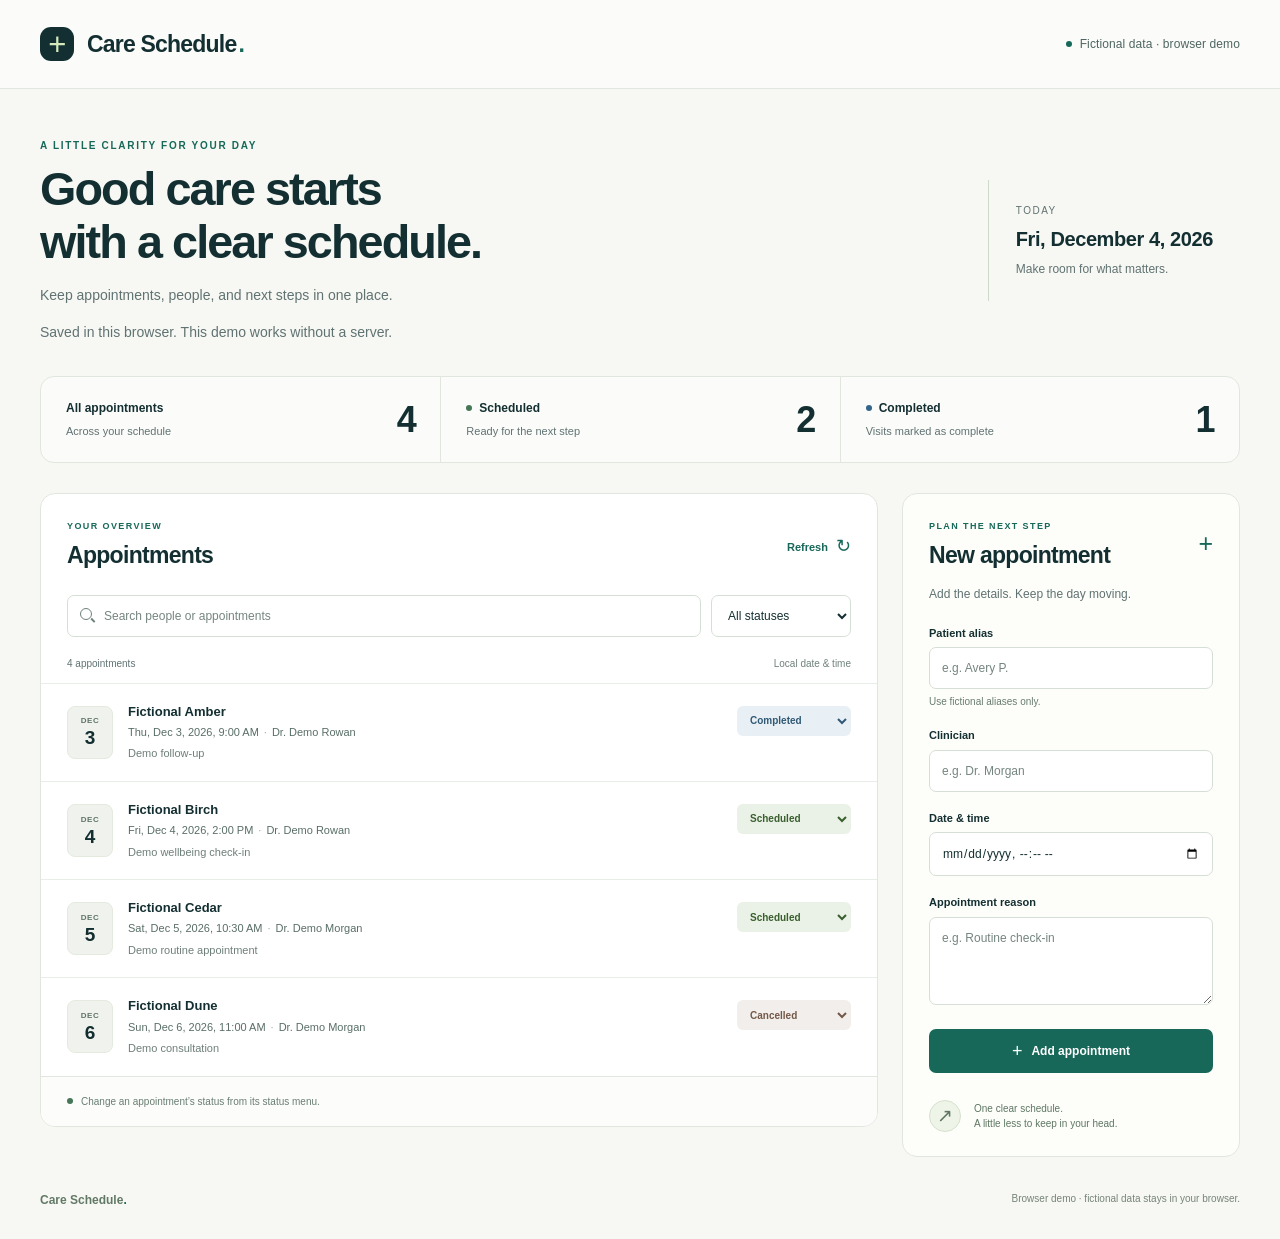
<file: docs/index.html>
<!doctype html>
<html lang="en">
  <head>
    <meta charset="utf-8">
    <meta http-equiv="Content-Security-Policy" content="default-src 'none'; script-src 'unsafe-inline'; style-src 'unsafe-inline'; img-src data:; connect-src 'none'; base-uri 'none'; form-action 'none'">
    <link rel="icon" href="data:,">
    <meta name="viewport" content="width=device-width, initial-scale=1">
    <meta name="theme-color" content="#123f3b">
    <meta name="description" content="A fictional appointment scheduling demo built with Python and vanilla JavaScript.">
    <title>Care Schedule · Browser demo</title>
    <style>
@charset "UTF-8";

:root {
  color-scheme: light;
  --paper: #f7f8f3;
  --white: #fff;
  --ink: #142f31;
  --muted: #607272;
  --teal: #176859;
  --line: #e1e7df;
  --soft-teal: #e8f1eb;
  font-family: -apple-system, BlinkMacSystemFont, "Segoe UI", sans-serif;
  font-synthesis: none;
}

* { box-sizing: border-box; }
body { margin: 0; background: var(--paper); color: var(--ink); font-size: 15px; line-height: 1.5; }
button, input, select, textarea { font: inherit; }
button, select { cursor: pointer; }
button { border: 0; }
a { color: inherit; }
[hidden] { display: none !important; }
:focus-visible { outline: 3px solid #648d30; outline-offset: 4px; }
button:disabled, select:disabled { cursor: wait; opacity: .65; }
.shell { width: min(1240px, calc(100% - 80px)); margin-inline: auto; }
.site-header { border-bottom: 1px solid var(--line); background: #ffffff80; }
.header-content { min-height: 88px; display: flex; align-items: center; justify-content: space-between; gap: 24px; }
.wordmark { display: inline-flex; align-items: center; gap: 10px; text-decoration: none; font-size: 23px; font-weight: 750; letter-spacing: -.8px; }
.brand-mark { width: 34px; height: 34px; display: grid; place-items: center; border-radius: 11px; background: var(--ink); color: #d6e9bc; font-size: 31px; font-weight: 350; line-height: 1; margin-right: 3px; }
.wordmark-dot { color: var(--teal); margin-left: -8px; }
.demo-label { display: inline-flex; align-items: center; gap: 8px; color: #4e6561; font-size: 12px; letter-spacing: .1px; }
.demo-label > span { width: 6px; height: 6px; border-radius: 50%; background: var(--teal); }
.intro { display: flex; justify-content: space-between; align-items: center; gap: 30px; padding: 49px 0 33px; }
.eyebrow { margin: 0 0 10px; color: var(--teal); font-size: 10px; font-weight: 750; letter-spacing: 1.7px; text-transform: uppercase; }
h1 { margin: 0; font-size: clamp(32px, 3.65vw, 47px); line-height: 1.13; font-weight: 650; letter-spacing: -1.9px; }
.intro-copy { color: var(--muted); margin: 16px 0 0; font-size: 14px; }
.today-card { padding: 23px 27px; border-left: 1px solid #ced9ca; display: flex; flex-direction: column; min-width: 240px; color: var(--muted); font-size: 12px; }
.today-card .today-label { text-transform: uppercase; font-size: 10px; letter-spacing: 1.5px; }
.today-card strong { margin: 6px 0; font-size: 20px; font-weight: 600; color: var(--ink); letter-spacing: -.4px; }
.stats { display: grid; grid-template-columns: repeat(3, 1fr); margin-bottom: 30px; border: 1px solid var(--line); border-radius: 14px; background: #ffffff96; }
.stat { padding: 21px 25px; display: grid; grid-template-columns: 1fr auto; gap: 3px 15px; align-items: center; }
.stat + .stat { border-left: 1px solid var(--line); }
.stat-label { font-size: 12px; display: inline-flex; align-items: center; gap: 7px; font-weight: 600; }
.stat strong { grid-column: 2; grid-row: 1 / 3; font-size: 36px; font-weight: 600; letter-spacing: -1.5px; line-height: 1.2; }
.stat-caption { grid-column: 1; font-size: 11px; color: var(--muted); }
.status-dot { display: inline-block; width: 6px; height: 6px; flex: 0 0 auto; border-radius: 50%; }
.status-dot.scheduled { background: #467658; }
.status-dot.completed { background: #316589; }
.workspace-grid { display: grid; grid-template-columns: minmax(0, 1fr) 338px; align-items: start; gap: 24px; }
.panel { background: var(--white); border: 1px solid var(--line); border-radius: 15px; overflow: hidden; }
.panel-heading { padding: 26px 26px 0; display: flex; align-items: center; justify-content: space-between; gap: 16px; }
.panel-heading .eyebrow { margin-bottom: 5px; font-size: 9px; letter-spacing: 1.4px; }
h2 { margin: 0; font-size: 23px; font-weight: 650; letter-spacing: -.7px; }
.button-text { color: var(--teal); background: transparent; font-size: 11px; font-weight: 600; padding: 8px 0 8px 8px; }
.button-text span { font-size: 18px; margin-left: 5px; vertical-align: -1px; }
.filters { display: grid; grid-template-columns: minmax(0, 1fr) 140px; gap: 10px; padding: 22px 26px 19px; }
input, select, textarea { width: 100%; border: 1px solid #d6dfd6; border-radius: 7px; color: var(--ink); background: var(--white); padding: 11px 12px; font-size: 12px; line-height: 1.5; min-height: 42px; }
input::placeholder, textarea::placeholder { color: #758580; opacity: 1; }
input:hover, select:hover, textarea:hover { border-color: #99b2a1; }
input:focus, select:focus, textarea:focus { border-color: var(--teal); }
textarea { resize: vertical; min-height: 88px; }
select { padding-right: 8px; }
.search-field { position: relative; }
.search-field input { padding-left: 36px; }
.search-icon { position: absolute; width: 12px; height: 12px; border: 1.5px solid #6e817a; border-radius: 50%; left: 13px; top: 13px; pointer-events: none; }
.search-icon::after { content: ""; position: absolute; height: 5px; width: 1.5px; background: #6e817a; transform: rotate(-45deg); right: -2px; bottom: -4px; }
.list-summary { padding: 0 26px 12px; display: flex; justify-content: space-between; gap: 12px; color: var(--muted); font-size: 10px; }
.local-time-label { color: #70817b; }
.appointment-list { min-height: 40px; }
.appointment { display: grid; grid-template-columns: 46px minmax(0, 1fr) 114px; align-items: center; gap: 15px; padding: 19px 26px; border-top: 1px solid #e9ede7; }
.date-tile { background: #f0f3ed; border: 1px solid #e4eade; border-radius: 8px; min-height: 53px; width: 46px; display: flex; flex-direction: column; align-items: center; justify-content: center; }
.date-tile span { font-size: 8px; font-weight: 700; text-transform: uppercase; letter-spacing: .6px; color: #5f7468; }
.date-tile strong { font-size: 19px; font-weight: 600; line-height: 1.15; }
.appointment h3 { margin: 0 0 3px; font-size: 13px; font-weight: 650; line-height: 1.4; overflow-wrap: anywhere; }
.appointment-details { margin: 0; color: #596e66; font-size: 11px; overflow-wrap: anywhere; }
.appointment-details .detail-separator { margin: 0 5px; color: #9aaba1; }
.appointment-reason { color: #6e7f78; font-size: 11px; margin: 5px 0 0; overflow-wrap: anywhere; }
.status-control { align-self: start; padding-top: 3px; }
.status-select { min-height: 30px; padding: 5px 5px 5px 8px; font-size: 10px; font-weight: 650; border-radius: 6px; border-color: transparent; }
.status-select.scheduled { background: #eaf1e6; color: #395f2e; }
.status-select.completed { background: #e9f0f5; color: #315975; }
.status-select.cancelled { background: #f2eeeb; color: #725848; }
.schedule-footnote { display: flex; align-items: center; gap: 8px; padding: 17px 26px; border-top: 1px solid var(--line); background: #fcfdfb; color: #687d71; font-size: 10px; }
.form-panel { background: #fdfefa; }
.form-plus { color: var(--teal); font-size: 25px; font-weight: 300; padding-bottom: 5px; }
.form-copy { margin: 12px 26px 22px; color: var(--muted); font-size: 12px; }
form { padding: 0 26px; }
.field { margin-bottom: 18px; }
.field label { display: block; margin-bottom: 6px; font-size: 11px; font-weight: 650; }
.field small { display: block; margin-top: 5px; color: #687b6f; font-size: 10px; }
.button-primary { display: flex; justify-content: center; align-items: center; gap: 9px; min-height: 44px; width: 100%; border-radius: 7px; color: #fff; background: var(--teal); font-size: 12px; font-weight: 650; padding: 11px; transition: background .15s; }
.button-primary:hover { background: #104f43; }
.button-primary > span { font-size: 18px; line-height: 1; font-weight: 400; }
.form-note { display: flex; align-items: center; gap: 13px; padding: 20px 26px 24px; margin-top: 7px; color: #5e7662; }
.form-note > span { display: grid; place-items: center; border: 1px solid #d5e2ce; background: #eff4e8; width: 32px; height: 32px; border-radius: 50%; font-size: 19px; }
.form-note p { margin: 0; font-size: 10px; }
.empty-state { text-align: center; padding: 46px 26px; border-top: 1px solid var(--line); }
.empty-symbol { display: grid; place-items: center; width: 42px; height: 42px; border-radius: 50%; background: var(--soft-teal); color: var(--teal); margin: 0 auto 15px; font-size: 25px; font-weight: 300; }
.empty-state h3 { font-size: 17px; font-weight: 600; margin: 0 0 6px; }
.empty-state p { font-size: 12px; color: var(--muted); margin: 0; }
.notice { padding: 13px 17px; border: 1px solid; border-radius: 8px; font-size: 13px; margin: 0 0 18px; overflow-wrap: anywhere; }
.notice-success { color: #28533c; background: #edf5e9; border-color: #cbdcc1; }
.notice-error { color: #893d2a; background: #fff2ea; border-color: #e9c5b3; }
.site-footer { display: flex; justify-content: space-between; gap: 20px; padding-top: 34px; padding-bottom: 30px; color: #768478; font-size: 10px; }
.site-footer > span:first-child { color: #627965; font-size: 12px; font-weight: 650; }
.site-footer .wordmark-dot { margin-left: 0; }
.skip-link { position: absolute; top: -60px; left: 20px; z-index: 5; padding: 10px 18px; border-radius: 5px; background: var(--ink); color: white; }
.skip-link:focus { top: 12px; }
.sr-only { position: absolute; height: 1px; width: 1px; overflow: hidden; clip: rect(0, 0, 0, 0); white-space: nowrap; }

@media (min-width: 1500px) { .intro { padding-top: 64px; } }
@media (max-width: 1000px) {
  .shell { width: calc(100% - 44px); }
  .workspace-grid { grid-template-columns: minmax(0, 1fr) 300px; gap: 18px; }
  .panel-heading { padding-inline: 20px; }
  .filters { padding-inline: 20px; grid-template-columns: minmax(0, 1fr) 123px; }
  .appointment { padding-inline: 20px; gap: 11px; grid-template-columns: 42px minmax(0, 1fr) 105px; }
  .date-tile { width: 42px; }
  form { padding-inline: 20px; }
  .form-copy { margin-inline: 20px; }
  .form-note { padding-inline: 20px; }
  .stat { padding-inline: 20px; }
}
@media (max-width: 800px) {
  .workspace-grid { grid-template-columns: 1fr; }
  .today-card { min-width: 200px; padding: 18px; }
  .form-panel form { display: grid; grid-template-columns: 1fr 1fr; gap: 0 20px; }
  .form-panel .button-primary { grid-column: 1 / -1; margin-bottom: 5px; }
  .stat { padding: 18px; }
  .stat strong { font-size: 29px; }
  .stat-caption { font-size: 10px; }
  h1 { font-size: 37px; }
}
@media (max-width: 580px) {
  .shell { width: calc(100% - 32px); }
  .header-content { align-items: flex-start; justify-content: center; flex-direction: column; gap: 10px; min-height: 101px; padding-block: 17px; }
  .wordmark { font-size: 21px; }
  .brand-mark { width: 29px; height: 29px; font-size: 28px; }
  .demo-label { font-size: 10px; }
  .intro { padding: 29px 0 25px; display: block; }
  h1 { font-size: 35px; letter-spacing: -1.4px; }
  .intro-copy { font-size: 12px; margin-top: 13px; max-width: 275px; }
  .today-card { border-left: 0; padding: 0; min-width: 0; margin-top: 22px; flex-direction: row; align-items: baseline; gap: 8px; }
  .today-card strong { font-size: 12px; margin: 0; letter-spacing: 0; }
  .today-card > span:last-child { display: none; }
  .stats { margin-bottom: 22px; }
  .stat { display: flex; flex-direction: column; align-items: flex-start; padding: 15px 12px; gap: 7px; }
  .stat-label { font-size: 10px; gap: 5px; white-space: nowrap; }
  .stat strong { font-size: 30px; order: 2; }
  .stat-caption { display: none; }
  .panel-heading { padding-top: 22px; }
  h2 { font-size: 22px; }
  .filters { grid-template-columns: 1fr; gap: 8px; padding-block: 18px 14px; }
  .list-summary { padding-inline: 20px; }
  .appointment { grid-template-columns: 42px minmax(0, 1fr); gap: 10px 12px; padding-block: 17px; }
  .date-tile { grid-row: 1 / 3; align-self: start; }
  .status-control { grid-column: 2; padding: 0; max-width: 115px; }
  .appointment-details .detail-separator { margin-inline: 3px; }
  .schedule-footnote { padding-inline: 20px; font-size: 9px; }
  .form-panel form { display: block; }
  .site-footer { flex-direction: column; gap: 5px; padding-block: 27px; }
}
@media (prefers-reduced-motion: reduce) { * { transition: none !important; } }

</style>
  </head>
  <body>
    <a class="skip-link" href="#main-content">Skip to appointments</a>
    <header class="site-header">
      <div class="shell header-content">
        <a class="wordmark" href="#main-content" aria-label="Care Schedule home"><span class="brand-mark" aria-hidden="true">+</span> Care Schedule<span class="wordmark-dot">.</span></a>
        <span class="demo-label"><span aria-hidden="true"></span>Fictional data · portfolio demo</span>
      </div>
    </header>

    <main class="shell" id="main-content">
      <section class="intro" aria-labelledby="page-title">
        <div>
          <p class="eyebrow">A little clarity for your day</p>
          <h1 id="page-title">Good care starts<br>with a clear schedule.</h1>
          <p class="intro-copy">Keep appointments, people, and next steps in one place.</p>
        </div>
        <div class="today-card"><span class="today-label">Today</span><strong id="current-date">Your schedule</strong><span>Make room for what matters.</span></div>
      </section>

      <section class="stats" aria-label="Appointment totals">
        <div class="stat"><span class="stat-label">All appointments</span><strong id="total-count">—</strong><span class="stat-caption">Across your schedule</span></div>
        <div class="stat"><span class="stat-label"><span class="status-dot scheduled" aria-hidden="true"></span>Scheduled</span><strong id="scheduled-count">—</strong><span class="stat-caption">Ready for the next step</span></div>
        <div class="stat"><span class="stat-label"><span class="status-dot completed" aria-hidden="true"></span>Completed</span><strong id="completed-count">—</strong><span class="stat-caption">Visits marked as complete</span></div>
      </section>

      <div class="notifications">
        <p id="success-message" class="notice notice-success" role="status" aria-live="polite" hidden></p>
        <p id="error-message" class="notice notice-error" role="alert" hidden></p>
      </div>

      <div class="workspace-grid">
        <section class="schedule-panel panel" aria-labelledby="schedule-title">
          <div class="panel-heading">
            <div><p class="eyebrow">Your overview</p><h2 id="schedule-title">Appointments</h2></div>
            <button class="button-text" id="refresh-button" type="button">Refresh <span aria-hidden="true">↻</span></button>
          </div>
          <div class="filters">
            <div class="search-field"><label class="sr-only" for="search">Search appointments</label><span aria-hidden="true" class="search-icon"></span><input id="search" type="search" placeholder="Search people or appointments" autocomplete="off"></div>
            <div><label class="sr-only" for="status-filter">Filter by status</label><select id="status-filter"><option value="all">All statuses</option><option value="scheduled">Scheduled</option><option value="completed">Completed</option><option value="cancelled">Cancelled</option></select></div>
          </div>
          <div class="list-summary"><span id="results-summary" role="status" aria-live="polite">Loading appointments…</span><span class="local-time-label">Local date &amp; time</span></div>
          <div id="appointment-list" class="appointment-list" aria-busy="true"></div>
          <div class="empty-state" id="empty-state" hidden><span class="empty-symbol" aria-hidden="true">+</span><h3 id="empty-title">A fresh start.</h3><p id="empty-copy">Add an appointment to start your schedule.</p></div>
          <div class="schedule-footnote"><span class="status-dot scheduled" aria-hidden="true"></span>Change an appointment’s status from its status menu.</div>
        </section>

        <aside class="form-panel panel" aria-labelledby="form-title">
          <div class="panel-heading"><div><p class="eyebrow">Plan the next step</p><h2 id="form-title">New appointment</h2></div><span class="form-plus" aria-hidden="true">+</span></div>
          <p class="form-copy">Add the details. Keep the day moving.</p>
          <form id="appointment-form">
            <div class="field"><label for="patient-alias">Patient alias</label><input id="patient-alias" name="patient_alias" type="text" maxlength="60" placeholder="e.g. Avery P." autocomplete="off" aria-describedby="alias-help" required><small id="alias-help">Use fictional aliases only.</small></div>
            <div class="field"><label for="clinician">Clinician</label><input id="clinician" name="clinician" type="text" maxlength="60" placeholder="e.g. Dr. Morgan" autocomplete="off" required></div>
            <div class="field"><label for="starts-at">Date &amp; time</label><input id="starts-at" name="starts_at" type="datetime-local" required></div>
            <div class="field"><label for="reason">Appointment reason</label><textarea id="reason" name="reason" maxlength="240" rows="3" placeholder="e.g. Routine check-in" required></textarea></div>
            <button class="button-primary" id="submit-button" type="submit"><span aria-hidden="true">+</span> Add appointment</button>
          </form>
          <div class="form-note"><span aria-hidden="true">↗</span><p>One clear schedule.<br>A little less to keep in your head.</p></div>
        </aside>
      </div>
    </main>
    <footer class="shell site-footer"><span>Care Schedule<span class="wordmark-dot">.</span></span><span>Browser demo · fictional data stays in your browser.</span></footer>
  <script>
"use strict";

// This adapter is included only in the standalone browser demo.
// The Python application continues to use its HTTP API and SQLite database.
(() => {
  const STORAGE_KEY = "care-schedule.demo.v1";
  const statuses = new Set(["scheduled", "completed", "cancelled"]);
  let persistent = true;
  let storage;
  let state = seedState();
  let memoryReason = "";

  const notice = document.createElement("p");
  notice.id = "demo-storage-notice";
  notice.className = "intro-copy";
  notice.setAttribute("role", "status");
  notice.setAttribute("aria-live", "polite");
  document.querySelector(".intro-copy").after(notice);
  const label = document.querySelector(".demo-label");
  const indicator = document.createElement("span");
  indicator.setAttribute("aria-hidden", "true");
  label.replaceChildren(indicator, document.createTextNode("Fictional data · browser demo"));

  function updateNotice() {
    notice.textContent = persistent
      ? "Saved in this browser. This demo works without a server."
      : `${memoryReason} Changes last only until this page closes or reloads.`;
  }

  function useMemory(reason) {
    persistent = false;
    memoryReason = reason;
    updateNotice();
  }

  function error(status, message) {
    const result = new Error(message);
    result.status = status;
    return result;
  }

  function copy(value) {
    return JSON.parse(JSON.stringify(value));
  }

  function exactKeys(value, expected) {
    return value !== null && typeof value === "object" && !Array.isArray(value)
      && Object.keys(value).length === expected.length
      && expected.every(key => Object.prototype.hasOwnProperty.call(value, key));
  }

  function validDateTime(value) {
    if (typeof value !== "string" || !/^[0-9]{4}-[0-9]{2}-[0-9]{2}T[0-9]{2}:[0-9]{2}$/.test(value)) return false;
    const [year, month, day, hour, minute] = value.split(/[-T:]/).map(Number);
    if (year < 1 || month < 1 || month > 12 || day < 1 || hour > 23 || minute > 59) return false;
    const leapYear = year % 4 === 0 && (year % 100 !== 0 || year % 400 === 0);
    const daysInMonth = [31, leapYear ? 29 : 28, 31, 30, 31, 30, 31, 31, 30, 31, 30, 31];
    return day <= daysInMonth[month - 1];
  }

  function validateAppointment(payload) {
    if (!exactKeys(payload, ["patient_alias", "clinician", "starts_at", "reason"])) {
      throw error(400, "Provide patient_alias, clinician, starts_at, and reason only.");
    }
    const result = {};
    for (const [field, limit] of [["patient_alias", 60], ["clinician", 60], ["reason", 240]]) {
      const value = payload[field];
      const length = typeof value === "string" ? Array.from(value.trim()).length : 0;
      if (length < 1 || length > limit) throw error(400, `${field} must contain between 1 and ${limit} characters.`);
      result[field] = value.trim();
    }
    if (!validDateTime(payload.starts_at)) {
      throw error(400, "starts_at must be a valid date and time in YYYY-MM-DDTHH:MM format.");
    }
    result.starts_at = payload.starts_at;
    return result;
  }

  function seedState() {
    const examples = [
      ["Fictional Amber", "Dr. Demo Rowan", -1, "09:00", "Demo follow-up", "completed"],
      ["Fictional Birch", "Dr. Demo Rowan", 0, "14:00", "Demo wellbeing check-in", "scheduled"],
      ["Fictional Cedar", "Dr. Demo Morgan", 1, "10:30", "Demo routine appointment", "scheduled"],
      ["Fictional Dune", "Dr. Demo Morgan", 2, "11:00", "Demo consultation", "cancelled"],
    ];
    const today = new Date();
    return {
      version: 1,
      nextId: 5,
      appointments: examples.map(([patient_alias, clinician, offset, time, reason, status], index) => {
        const day = new Date(today.getFullYear(), today.getMonth(), today.getDate() + offset);
        const localDay = [day.getFullYear(), String(day.getMonth() + 1).padStart(2, "0"), String(day.getDate()).padStart(2, "0")].join("-");
        return { id: index + 1, patient_alias, clinician, starts_at: `${localDay}T${time}`, reason, status };
      }),
    };
  }

  function validateState(value) {
    if (!exactKeys(value, ["version", "nextId", "appointments"]) || value.version !== 1
      || !Number.isSafeInteger(value.nextId) || value.nextId < 1 || !Array.isArray(value.appointments)) {
      throw new Error("Invalid demo data.");
    }
    const ids = new Set();
    const reserved = new Map();
    for (const item of value.appointments) {
      if (!exactKeys(item, ["id", "patient_alias", "clinician", "starts_at", "reason", "status"])
        || !Number.isSafeInteger(item.id) || item.id < 1 || item.id >= value.nextId
        || ids.has(item.id) || !statuses.has(item.status)) throw new Error("Invalid appointment.");
      const fields = validateAppointment({ patient_alias: item.patient_alias, clinician: item.clinician, starts_at: item.starts_at, reason: item.reason });
      if (Object.entries(fields).some(([key, field]) => item[key] !== field)) throw new Error("Invalid appointment.");
      ids.add(item.id);
      if (item.status === "scheduled") {
        if (!reserved.has(item.clinician)) reserved.set(item.clinician, new Set());
        const times = reserved.get(item.clinician);
        if (times.has(item.starts_at)) throw new Error("Conflicting appointments.");
        times.add(item.starts_at);
      }
    }
    return value;
  }

  function writeState(nextState) {
    state = nextState;
    if (!persistent) return;
    try {
      storage.setItem(STORAGE_KEY, JSON.stringify(state));
    } catch {
      useMemory("Browser storage is full or unavailable.");
    }
  }

  function readState() {
    if (!persistent) return state;
    let saved;
    try {
      saved = storage.getItem(STORAGE_KEY);
    } catch {
      useMemory("Browser storage is unavailable.");
      return state;
    }
    if (saved === null) {
      writeState(seedState());
      return state;
    }
    try {
      state = validateState(JSON.parse(saved));
    } catch {
      // Leave the original saved value intact rather than destroying unreadable data.
      useMemory("Saved demo data could not be read. Showing the last valid schedule or sample appointments.");
    }
    return state;
  }

  function payloadFrom(options) {
    try {
      const payload = JSON.parse(options.body);
      if (payload === null || typeof payload !== "object" || Array.isArray(payload)) throw new Error();
      return payload;
    } catch {
      throw error(400, "Send a complete, valid JSON object.");
    }
  }

  function checkConflict(appointment, items, ownId) {
    if (appointment.status === "scheduled" && items.some(item => item.id !== ownId
      && item.status === "scheduled" && item.clinician === appointment.clinician && item.starts_at === appointment.starts_at)) {
      throw error(409, "This clinician already has a scheduled appointment at that time.");
    }
  }

  async function request(path, options = {}) {
    const current = readState();
    const method = (options.method || "GET").toUpperCase();
    if (method === "GET" && path === "/api/appointments") {
      return { appointments: copy(current.appointments).sort((a, b) => a.starts_at.localeCompare(b.starts_at) || a.id - b.id) };
    }
    if (method === "POST" && path === "/api/appointments") {
      const fields = validateAppointment(payloadFrom(options));
      if (current.nextId >= Number.MAX_SAFE_INTEGER) throw error(503, "The demo cannot allocate another appointment ID.");
      const appointment = { id: current.nextId, ...fields, status: "scheduled" };
      checkConflict(appointment, current.appointments);
      writeState({ version: 1, nextId: current.nextId + 1, appointments: [...current.appointments, appointment] });
      return { appointment: copy(appointment) };
    }
    if (method === "PATCH" && /^\/api\/appointments\/[0-9]+$/.test(path)) {
      const payload = payloadFrom(options);
      if (!exactKeys(payload, ["status"]) || !statuses.has(payload.status)) {
        throw error(400, "Provide only status: scheduled, completed, or cancelled.");
      }
      const id = Number(path.slice(path.lastIndexOf("/") + 1));
      const original = current.appointments.find(item => item.id === id);
      if (!original) throw error(404, "This appointment does not exist.");
      const appointment = { ...original, status: payload.status };
      checkConflict(appointment, current.appointments, id);
      writeState({ ...current, appointments: current.appointments.map(item => item.id === id ? appointment : item) });
      return { appointment: copy(appointment) };
    }
    throw error(["GET", "POST", "PATCH"].includes(method) ? 404 : 405, "This page or endpoint does not exist.");
  }

  try {
    storage = window.localStorage;
    readState();
  } catch {
    useMemory("Browser storage is unavailable.");
  }
  updateNotice();
  window.careScheduleDemo = Object.freeze({ request });
})();

</script>
<script>
"use strict";

const form = document.querySelector("#appointment-form");
const list = document.querySelector("#appointment-list");
const search = document.querySelector("#search");
const statusFilter = document.querySelector("#status-filter");
const refreshButton = document.querySelector("#refresh-button");
const submitButton = document.querySelector("#submit-button");
const successMessage = document.querySelector("#success-message");
const errorMessage = document.querySelector("#error-message");
const statusLabels = { scheduled: "Scheduled", completed: "Completed", cancelled: "Cancelled" };
let appointments = [];
let loaded = false;
let loading = false;
let submitting = false;
let loadVersion = 0;
const pendingUpdates = new Set();

document.querySelector("#current-date").textContent = new Intl.DateTimeFormat(undefined, {
  weekday: "short", month: "long", day: "numeric", year: "numeric",
}).format(new Date());

function notify(message, error = false) {
  const target = error ? errorMessage : successMessage;
  target.textContent = message;
  target.hidden = false;
}

function clearNotices() {
  successMessage.hidden = true;
  errorMessage.hidden = true;
  successMessage.textContent = "";
  errorMessage.textContent = "";
}

async function request(path, options = {}) {
  if (window.careScheduleDemo) return window.careScheduleDemo.request(path, options);
  const controller = new AbortController();
  const timeout = setTimeout(() => controller.abort(), 15000);
  try {
    const response = await fetch(path, {
      credentials: "same-origin",
      ...options,
      headers: { Accept: "application/json", ...(options.body ? { "Content-Type": "application/json" } : {}), ...options.headers },
      signal: controller.signal,
    });
    const data = await response.json().catch(() => null);
    if (!response.ok) {
      throw new Error(data && typeof data.error === "string" ? data.error : `The request could not be completed (${response.status}). Please try again.`);
    }
    if (!data) throw new Error("The server returned an unreadable response. Please try again.");
    return data;
  } catch (error) {
    if (error.name === "AbortError") throw new Error("The request took too long. Please refresh to check the latest schedule before trying again.");
    if (error instanceof TypeError) throw new Error("Could not reach the server. Check your connection, then refresh to see the latest schedule.");
    throw error;
  } finally {
    clearTimeout(timeout);
  }
}

// Build a local date from its components so an appointment never shifts time zones.
function localDate(value) {
  const [date, time] = value.split("T");
  const [year, month, day] = date.split("-").map(Number);
  const [hour, minute] = time.split(":").map(Number);
  return new Date(year, month - 1, day, hour, minute);
}

function node(tag, className, text) {
  const element = document.createElement(tag);
  if (className) element.className = className;
  if (text !== undefined) element.textContent = text;
  return element;
}

function appointmentCard(appointment) {
  const date = localDate(appointment.starts_at);
  const card = node("article", "appointment");
  const tile = node("div", "date-tile");
  tile.setAttribute("aria-hidden", "true");
  tile.append(node("span", "", new Intl.DateTimeFormat(undefined, { month: "short" }).format(date)), node("strong", "", String(date.getDate())));

  const content = node("div", "appointment-content");
  const heading = node("h3", "", appointment.patient_alias);
  const details = node("p", "appointment-details");
  const time = node("time", "", new Intl.DateTimeFormat(undefined, {
    weekday: "short", month: "short", day: "numeric", year: "numeric", hour: "numeric", minute: "2-digit",
  }).format(date));
  time.dateTime = appointment.starts_at;
  details.append(time, node("span", "detail-separator", "·"), node("span", "", appointment.clinician));
  content.append(heading, details, node("p", "appointment-reason", appointment.reason));

  const controls = node("div", "status-control");
  const select = node("select", `status-select ${appointment.status}`);
  select.setAttribute("aria-label", `Status for ${appointment.patient_alias}, ${time.textContent}`);
  for (const [value, label] of Object.entries(statusLabels)) {
    const option = node("option", "", label);
    option.value = value;
    select.append(option);
  }
  select.value = appointment.status;
  select.disabled = pendingUpdates.has(appointment.id);
  select.addEventListener("change", () => updateStatus(appointment, select));
  controls.append(select);
  card.append(tile, content, controls);
  return card;
}

function render() {
  if (loaded) {
    document.querySelector("#total-count").textContent = String(appointments.length);
    document.querySelector("#scheduled-count").textContent = String(appointments.filter(item => item.status === "scheduled").length);
    document.querySelector("#completed-count").textContent = String(appointments.filter(item => item.status === "completed").length);
  }
  const query = search.value.trim().toLocaleLowerCase();
  const visible = appointments.filter(item => (
    (statusFilter.value === "all" || item.status === statusFilter.value)
    && [item.patient_alias, item.clinician, item.reason].some(value => value.toLocaleLowerCase().includes(query))
  )).sort((a, b) => a.starts_at.localeCompare(b.starts_at) || a.id - b.id);
  list.replaceChildren(...visible.map(appointmentCard));
  list.setAttribute("aria-busy", String(loading));
  const summary = document.querySelector("#results-summary");
  summary.textContent = loaded
    ? `${visible.length} ${visible.length === 1 ? "appointment" : "appointments"}${query || statusFilter.value !== "all" ? ` of ${appointments.length}` : ""}${loading ? " · Refreshing…" : ""}`
    : loading ? "Loading appointments…" : "Schedule unavailable";
  const empty = document.querySelector("#empty-state");
  empty.hidden = visible.length > 0 || loading;
  if (!loaded) {
    document.querySelector("#empty-title").textContent = "Let’s reconnect.";
    document.querySelector("#empty-copy").textContent = "Refresh to try loading your appointments again.";
  } else if (appointments.length > 0) {
    document.querySelector("#empty-title").textContent = "No appointments found.";
    document.querySelector("#empty-copy").textContent = "Try a different search or choose another status.";
  } else {
    document.querySelector("#empty-title").textContent = "A fresh start.";
    document.querySelector("#empty-copy").textContent = "Add an appointment to start your schedule.";
  }
}

async function loadAppointments() {
  const version = ++loadVersion;
  loading = true;
  refreshButton.disabled = true;
  render();
  try {
    const data = await request("/api/appointments");
    if (version !== loadVersion) return;
    if (!Array.isArray(data.appointments)) throw new Error("The server returned an unexpected schedule. Please refresh to try again.");
    appointments = data.appointments;
    loaded = true;
  } catch (error) {
    if (version === loadVersion) notify(`${loaded ? "Could not refresh the schedule. The last loaded appointments are still shown. " : ""}${error.message}`, true);
  } finally {
    if (version === loadVersion) {
      loading = false;
      refreshButton.disabled = false;
      render();
    }
  }
}

async function updateStatus(appointment, select) {
  if (pendingUpdates.has(appointment.id)) return;
  const status = select.value;
  pendingUpdates.add(appointment.id);
  select.disabled = true;
  clearNotices();
  // Invalidate any older read so it cannot overwrite a successful mutation.
  ++loadVersion;
  try {
    const data = await request(`/api/appointments/${encodeURIComponent(appointment.id)}`, {
      method: "PATCH", body: JSON.stringify({ status }),
    });
    appointments = appointments.map(item => item.id === appointment.id ? data.appointment : item);
    notify(`${appointment.patient_alias}’s appointment is now ${statusLabels[status].toLowerCase()}.`);
  } catch (error) {
    select.value = appointment.status;
    notify(error.message, true);
  } finally {
    pendingUpdates.delete(appointment.id);
    await loadAppointments();
  }
}

form.addEventListener("submit", async event => {
  event.preventDefault();
  if (submitting || !form.reportValidity()) return;
  const payload = Object.fromEntries(new FormData(form));
  for (const field of ["patient_alias", "clinician", "reason"]) {
    payload[field] = payload[field].trim();
    if (!payload[field]) {
      form.elements.namedItem(field).focus();
      notify("Please fill in each appointment detail.", true);
      return;
    }
  }
  submitting = true;
  submitButton.disabled = true;
  submitButton.textContent = "Adding appointment…";
  form.setAttribute("aria-busy", "true");
  clearNotices();
  ++loadVersion;
  try {
    const data = await request("/api/appointments", { method: "POST", body: JSON.stringify(payload) });
    appointments.push(data.appointment);
    loaded = true;
    form.reset();
    search.value = "";
    statusFilter.value = "all";
    notify(`Appointment added for ${data.appointment.patient_alias}.`);
    document.querySelector("#patient-alias").focus();
    await loadAppointments();
  } catch (error) {
    notify(error.message, true);
    // A connection failure can happen after a save; refresh before another submission.
    await loadAppointments();
  } finally {
    submitting = false;
    submitButton.disabled = false;
    submitButton.textContent = "+ Add appointment";
    form.setAttribute("aria-busy", "false");
  }
});

search.addEventListener("input", render);
statusFilter.addEventListener("change", render);
refreshButton.addEventListener("click", () => {
  clearNotices();
  loadAppointments();
});
loadAppointments();

</script>
  </body>
</html>
</file>
